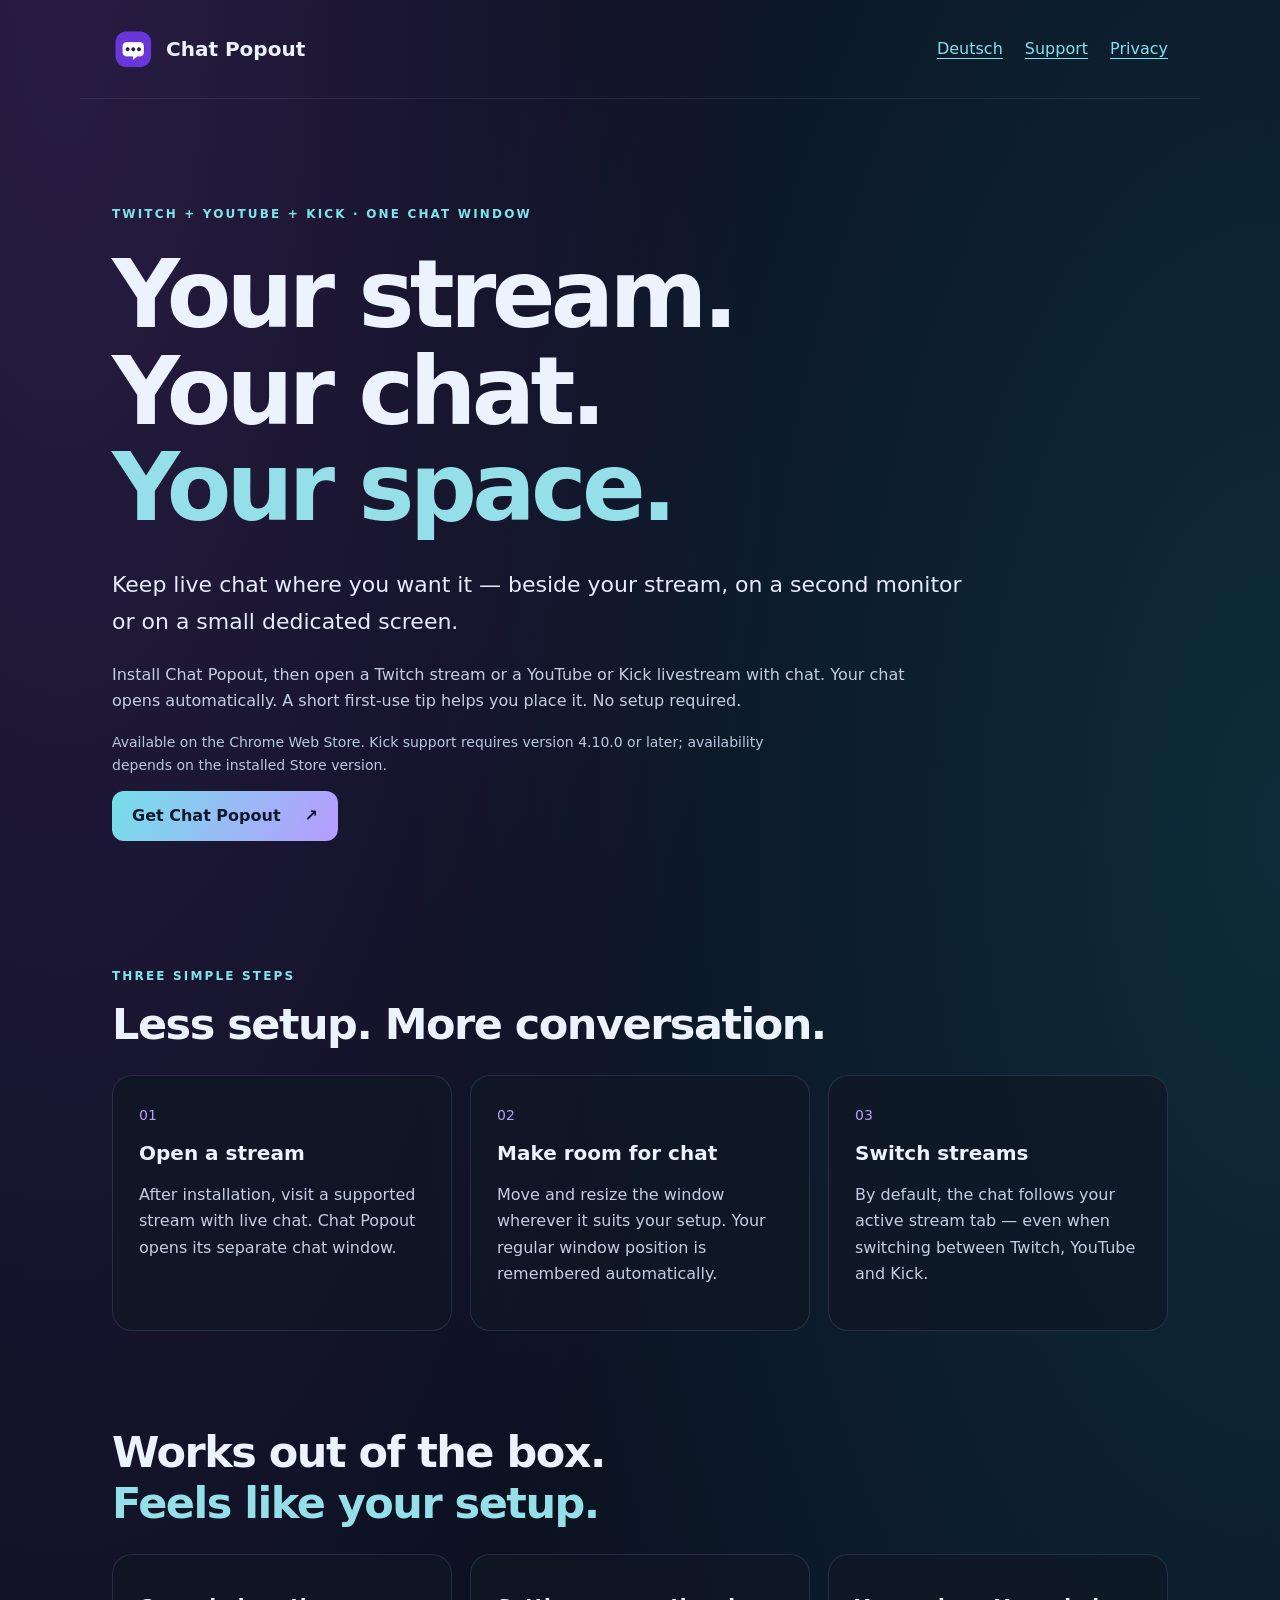
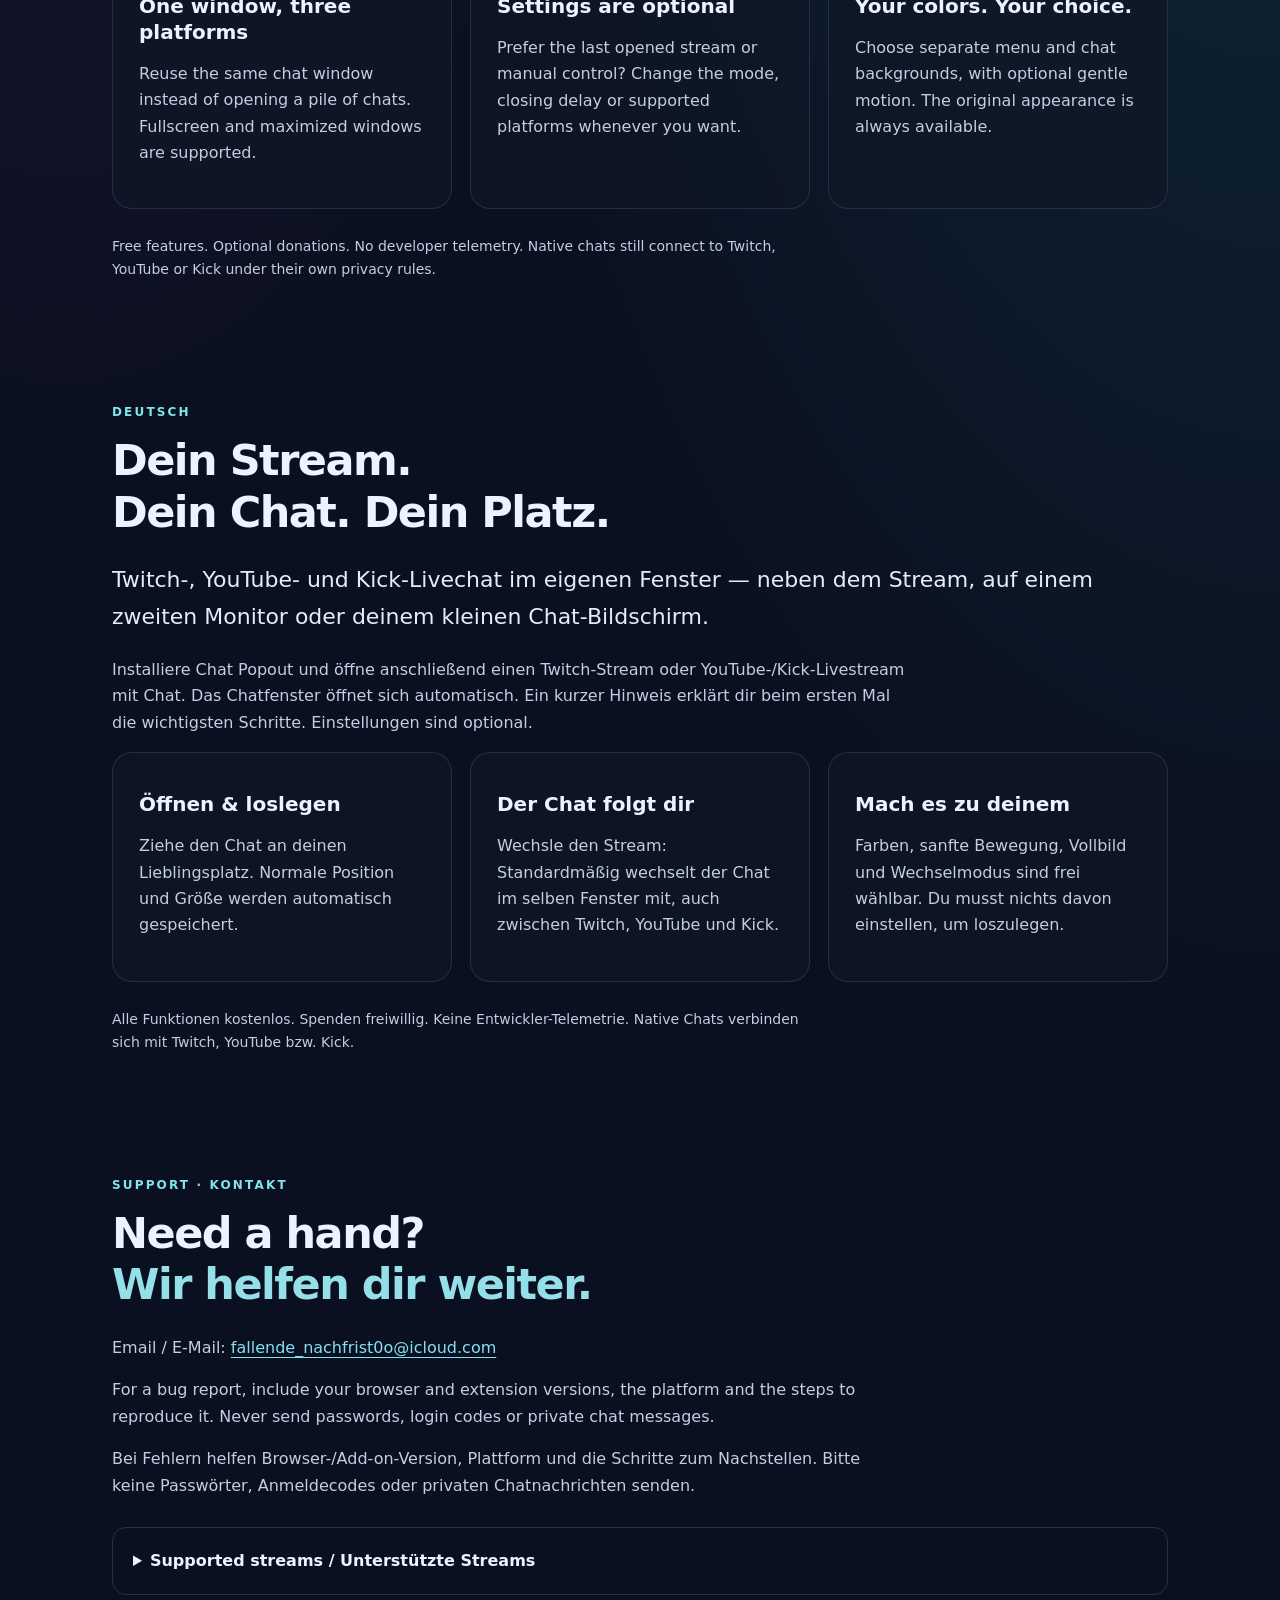
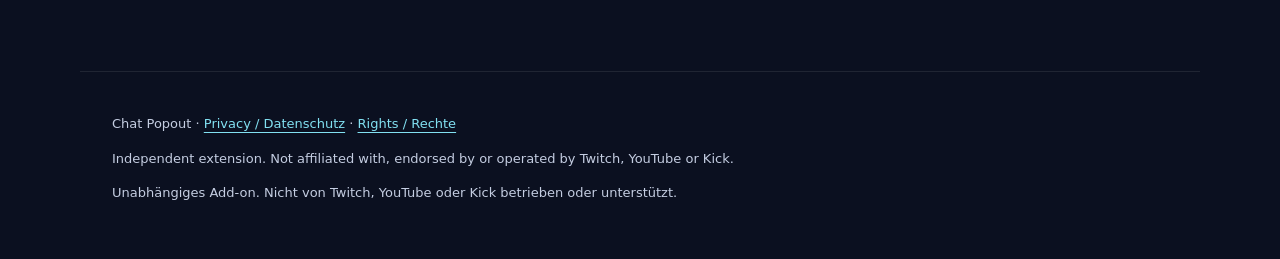
<file: index.html>
<!doctype html>
<html lang="en">
<head><meta charset="utf-8"><meta name="viewport" content="width=device-width,initial-scale=1"><meta name="robots" content="noindex, nofollow"><meta name="description" content="Chat Popout puts Twitch, YouTube and Kick live chat in its own window. Open a stream, place your chat and enjoy automatic switching. Settings are optional."><title>Chat Popout — Twitch, YouTube &amp; Kick live chat, your way</title><link rel="icon" href="icon.png"><link rel="stylesheet" href="style.css"><link rel="canonical" href="https://chris11225.github.io/chat-popout-site/"></head>
<body><header><a class="brand" href="./"><img src="icon.png" width="42" height="42" alt="">Chat Popout</a><nav aria-label="Navigation"><a href="#de" lang="de">Deutsch</a><a href="#support">Support</a><a href="privacy.html">Privacy</a></nav></header>
<main><section class="hero"><p class="eyebrow">TWITCH + YOUTUBE + KICK · ONE CHAT WINDOW</p><h1>Your stream.<br>Your chat.<br><span>Your space.</span></h1><p class="lead">Keep live chat where you want it — beside your stream, on a second monitor or on a small dedicated screen.</p><p>Install Chat Popout, then open a Twitch stream or a YouTube or Kick livestream with chat. Your chat opens automatically. A short first-use tip helps you place it. No setup required.</p><p class="status">Available on the Chrome Web Store. Kick support requires version 4.10.0 or later; availability depends on the installed Store version.</p><a class="button" href="https://chromewebstore.google.com/detail/chat-popout/ilijocfckndlkbclbnnnoojmghkeadgc" rel="noreferrer">Get Chat Popout <span aria-hidden="true">↗</span></a></section>
<section id="how"><p class="eyebrow">THREE SIMPLE STEPS</p><h2>Less setup. More conversation.</h2><div class="grid"><article><span class="number">01</span><h3>Open a stream</h3><p>After installation, visit a supported stream with live chat. Chat Popout opens its separate chat window.</p></article><article><span class="number">02</span><h3>Make room for chat</h3><p>Move and resize the window wherever it suits your setup. Your regular window position is remembered automatically.</p></article><article><span class="number">03</span><h3>Switch streams</h3><p>By default, the chat follows your active stream tab — even when switching between Twitch, YouTube and Kick.</p></article></div></section>
<section><h2>Works out of the box.<br><span>Feels like your setup.</span></h2><div class="grid"><article><h3>One window, three platforms</h3><p>Reuse the same chat window instead of opening a pile of chats. Fullscreen and maximized windows are supported.</p></article><article><h3>Settings are optional</h3><p>Prefer the last opened stream or manual control? Change the mode, closing delay or supported platforms whenever you want.</p></article><article><h3>Your colors. Your choice.</h3><p>Choose separate menu and chat backgrounds, with optional gentle motion. The original appearance is always available.</p></article></div><p class="note">Free features. Optional donations. No developer telemetry. Native chats still connect to Twitch, YouTube or Kick under their own privacy rules.</p></section>
<section id="de" lang="de"><p class="eyebrow">DEUTSCH</p><h2>Dein Stream.<br>Dein Chat. Dein Platz.</h2><p class="lead">Twitch-, YouTube- und Kick-Livechat im eigenen Fenster — neben dem Stream, auf einem zweiten Monitor oder deinem kleinen Chat-Bildschirm.</p><p>Installiere Chat Popout und öffne anschließend einen Twitch-Stream oder YouTube-/Kick-Livestream mit Chat. Das Chatfenster öffnet sich automatisch. Ein kurzer Hinweis erklärt dir beim ersten Mal die wichtigsten Schritte. Einstellungen sind optional.</p><div class="grid"><article><h3>Öffnen &amp; loslegen</h3><p>Ziehe den Chat an deinen Lieblingsplatz. Normale Position und Größe werden automatisch gespeichert.</p></article><article><h3>Der Chat folgt dir</h3><p>Wechsle den Stream: Standardmäßig wechselt der Chat im selben Fenster mit, auch zwischen Twitch, YouTube und Kick.</p></article><article><h3>Mach es zu deinem</h3><p>Farben, sanfte Bewegung, Vollbild und Wechselmodus sind frei wählbar. Du musst nichts davon einstellen, um loszulegen.</p></article></div><p class="note">Alle Funktionen kostenlos. Spenden freiwillig. Keine Entwickler-Telemetrie. Native Chats verbinden sich mit Twitch, YouTube bzw. Kick.</p></section>
<section id="support"><p class="eyebrow">SUPPORT · KONTAKT</p><h2>Need a hand?<br><span>Wir helfen dir weiter.</span></h2><p>Email / E-Mail: <a href="mailto:fallende_nachfrist0o@icloud.com">fallende_nachfrist0o@icloud.com</a></p><p>For a bug report, include your browser and extension versions, the platform and the steps to reproduce it. Never send passwords, login codes or private chat messages.</p><p lang="de">Bei Fehlern helfen Browser-/Add-on-Version, Plattform und die Schritte zum Nachstellen. Bitte keine Passwörter, Anmeldecodes oder privaten Chatnachrichten senden.</p><details><summary>Supported streams / Unterstützte Streams</summary><p>Kick: ongoing desktop livestreams with available chat; no offline channels, clips or recordings.</p><p>YouTube: ongoing desktop livestreams with available live chat. Regular videos, replays, upcoming broadcasts and embedded players are not supported. Platform sign-in and chat restrictions still apply. This is not an always-on-top tool.</p><p lang="de">Kick: laufende Desktop-Livestreams mit verfügbarem Chat; keine Offline-Kanäle, Clips oder Aufzeichnungen. Kick-Unterstützung ab Version 4.10.0; bitte die installierte Store-Version beachten.</p><p lang="de">YouTube: laufende Desktop-Livestreams mit verfügbarem Livechat. Keine normalen Videos, Wiederholungen, angekündigten Streams oder eingebetteten Player. Plattform-Anmeldung und Chatbeschränkungen gelten weiterhin. Keine Immer-im-Vordergrund-Funktion.</p></details></section></main>
<footer><p>Chat Popout · <a href="privacy.html">Privacy / Datenschutz</a> · <a href="RIGHTS.txt">Rights / Rechte</a></p><p>Independent extension. Not affiliated with, endorsed by or operated by Twitch, YouTube or Kick.</p><p lang="de">Unabhängiges Add-on. Nicht von Twitch, YouTube oder Kick betrieben oder unterstützt.</p></footer></body></html>
</file>
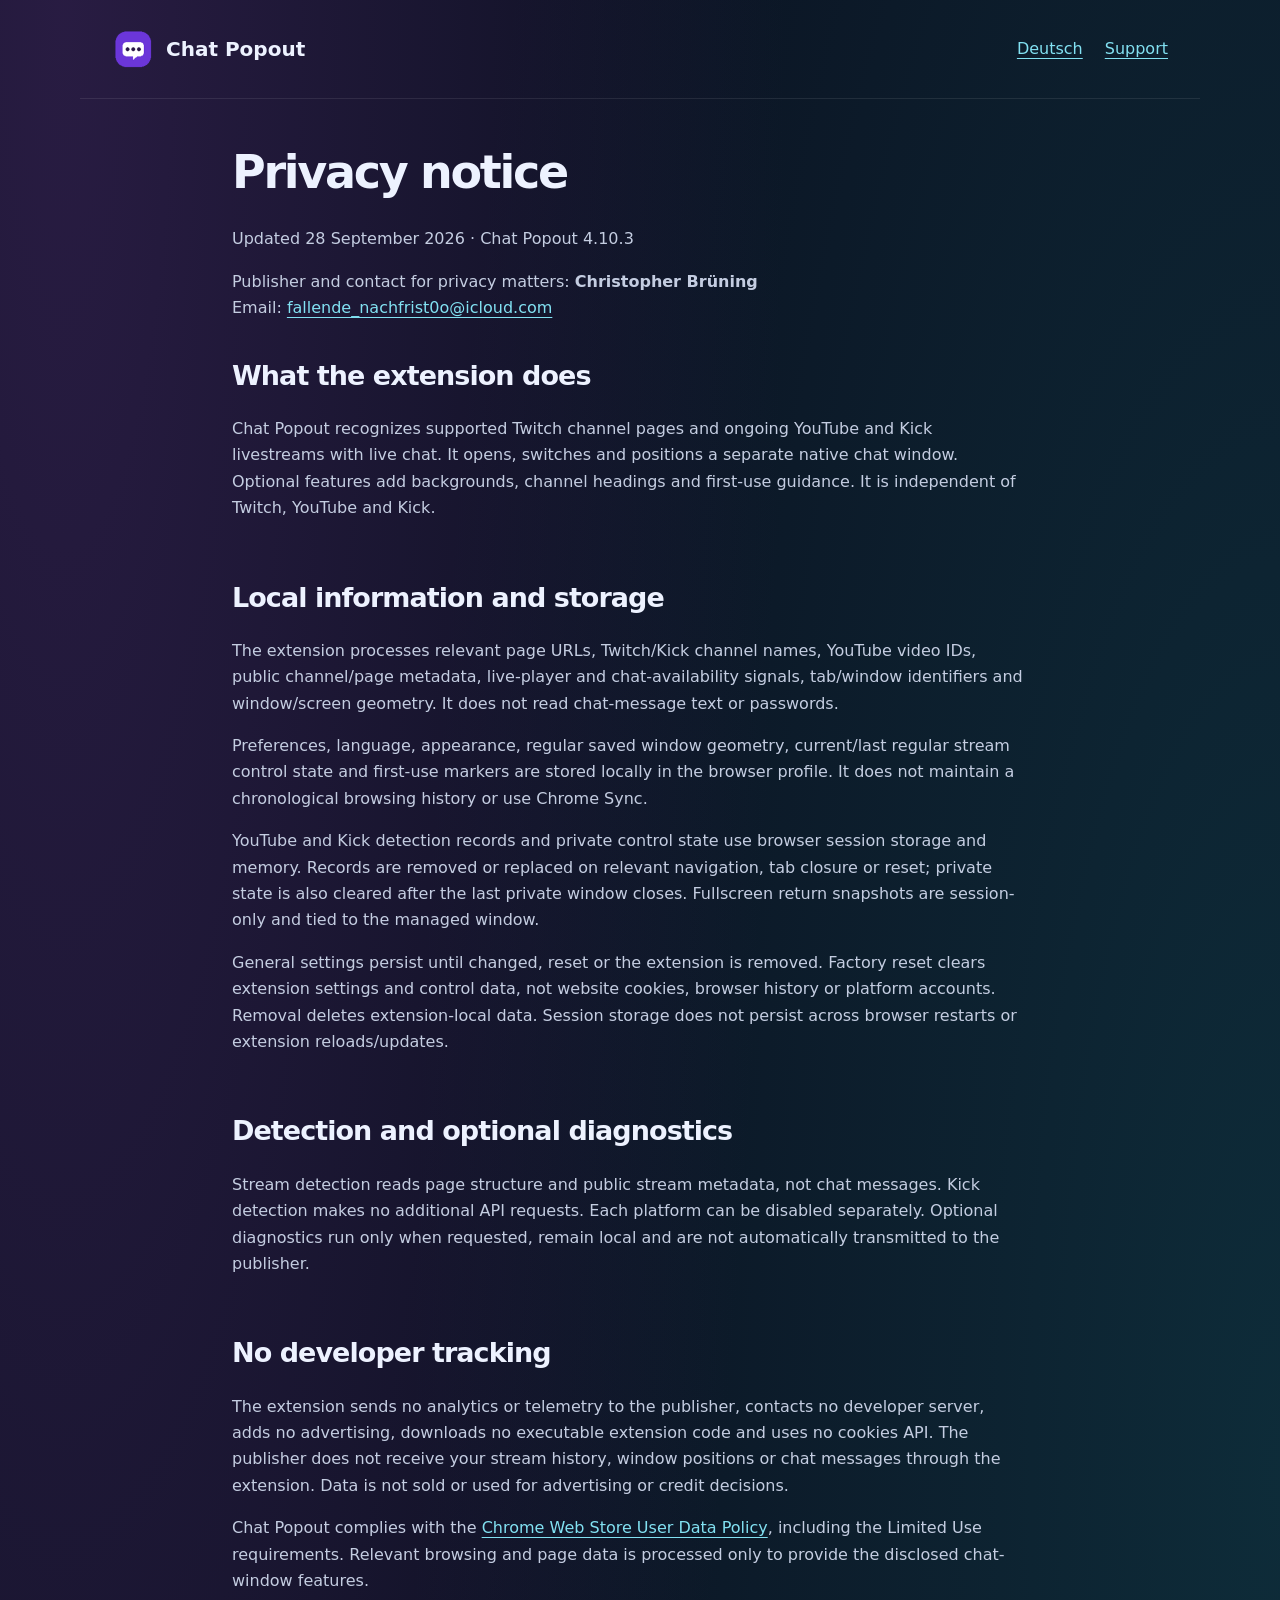
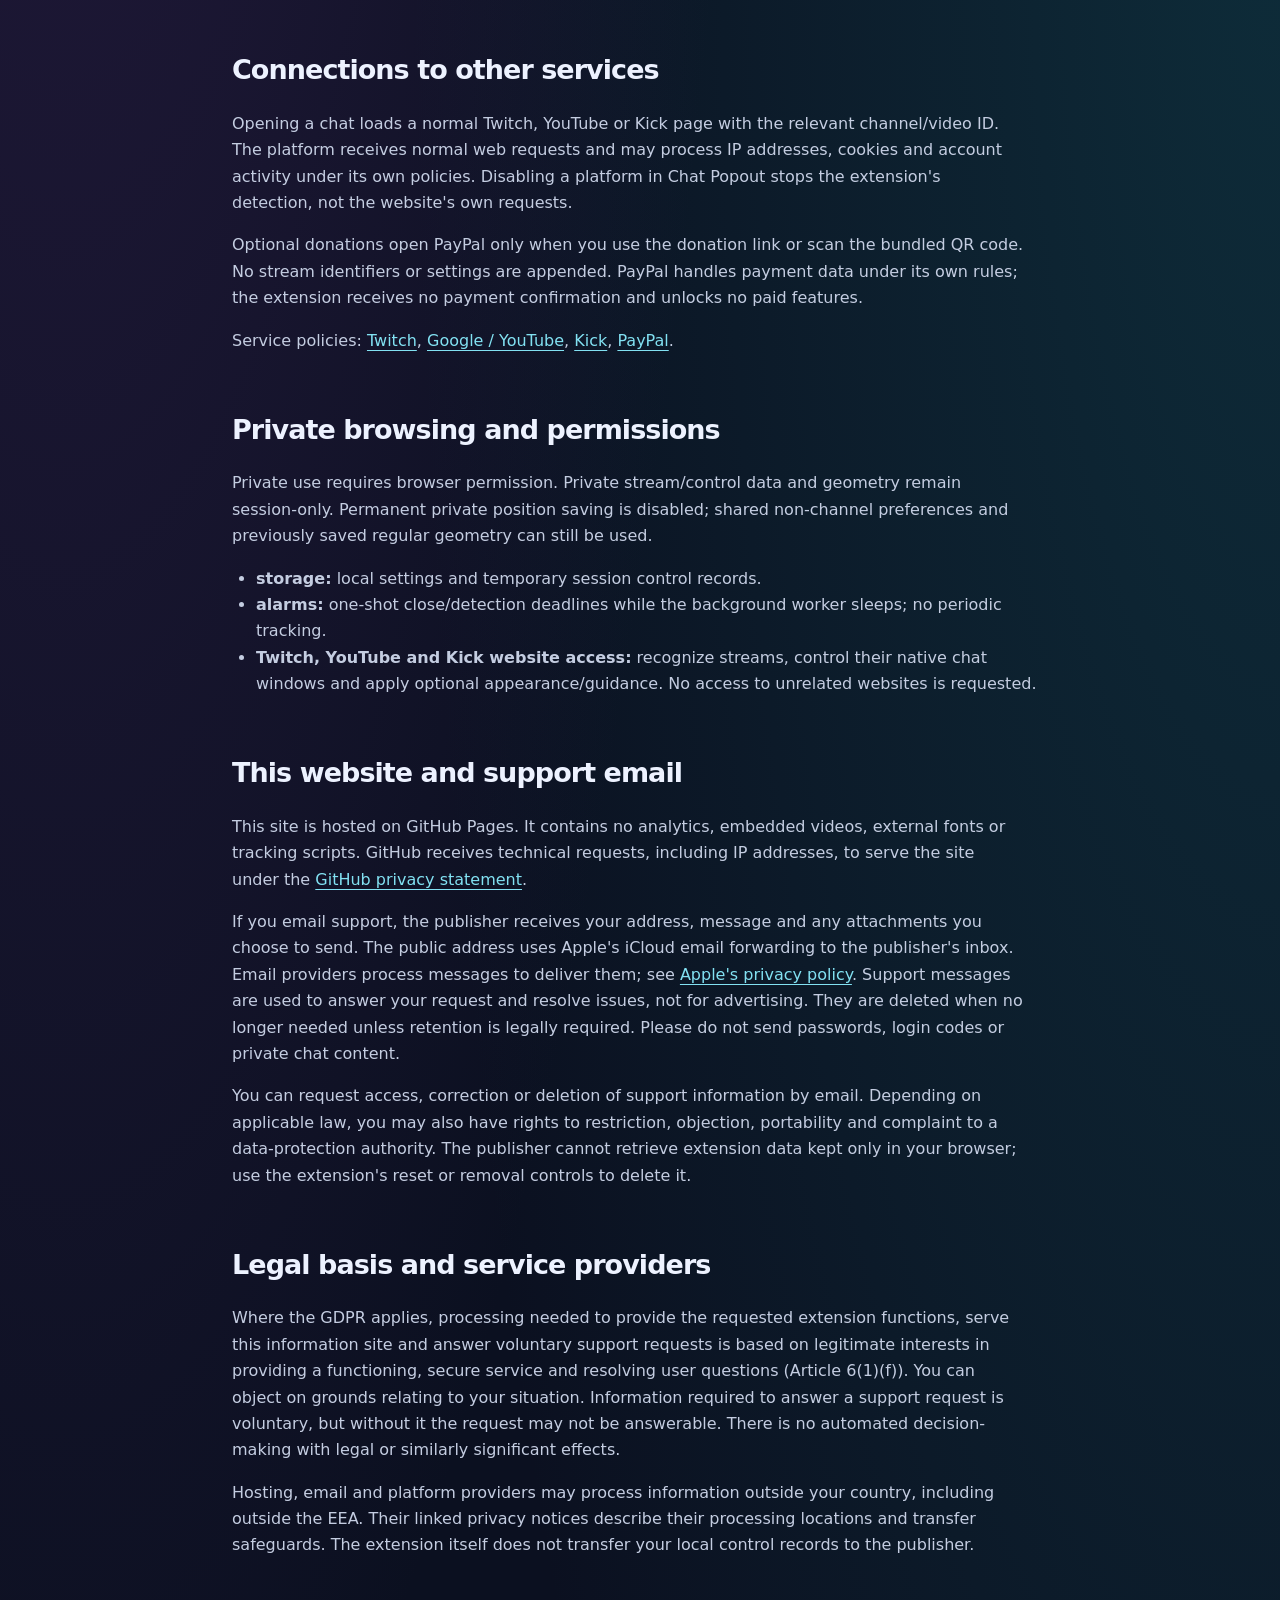
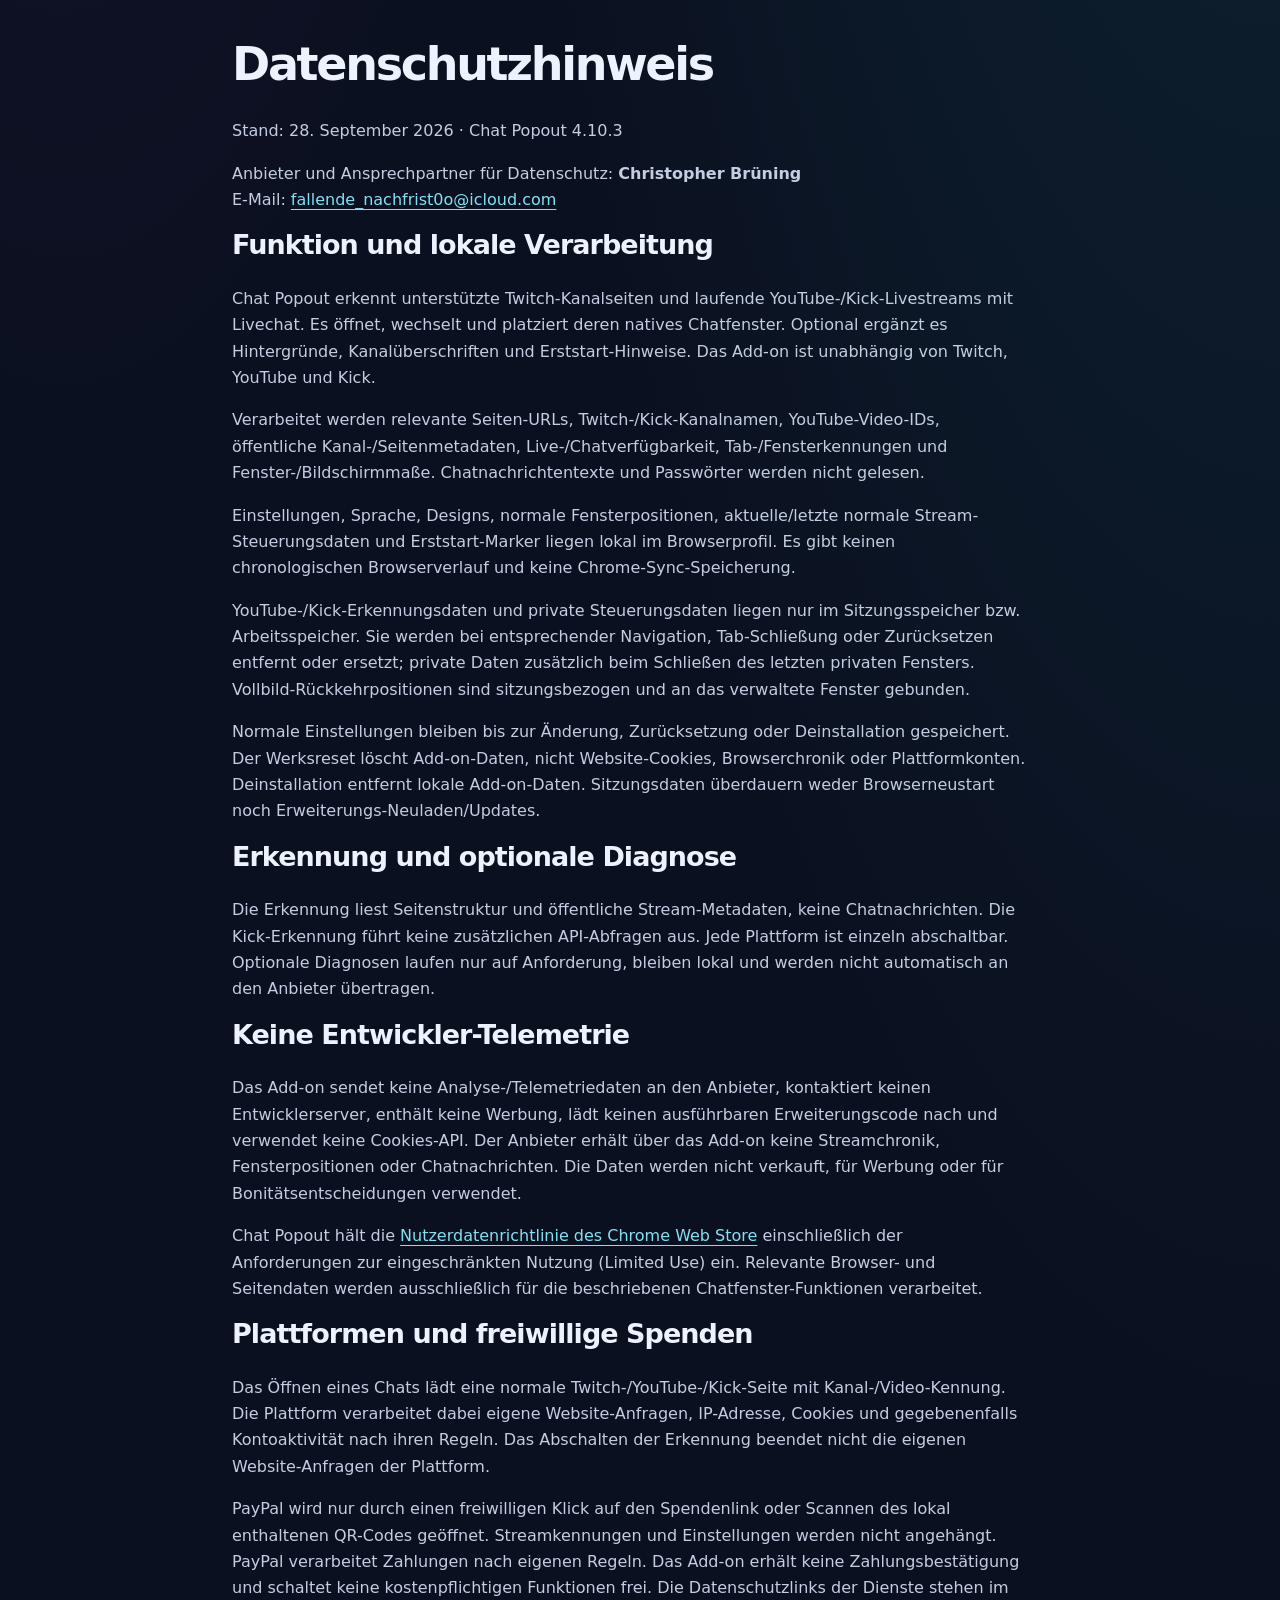
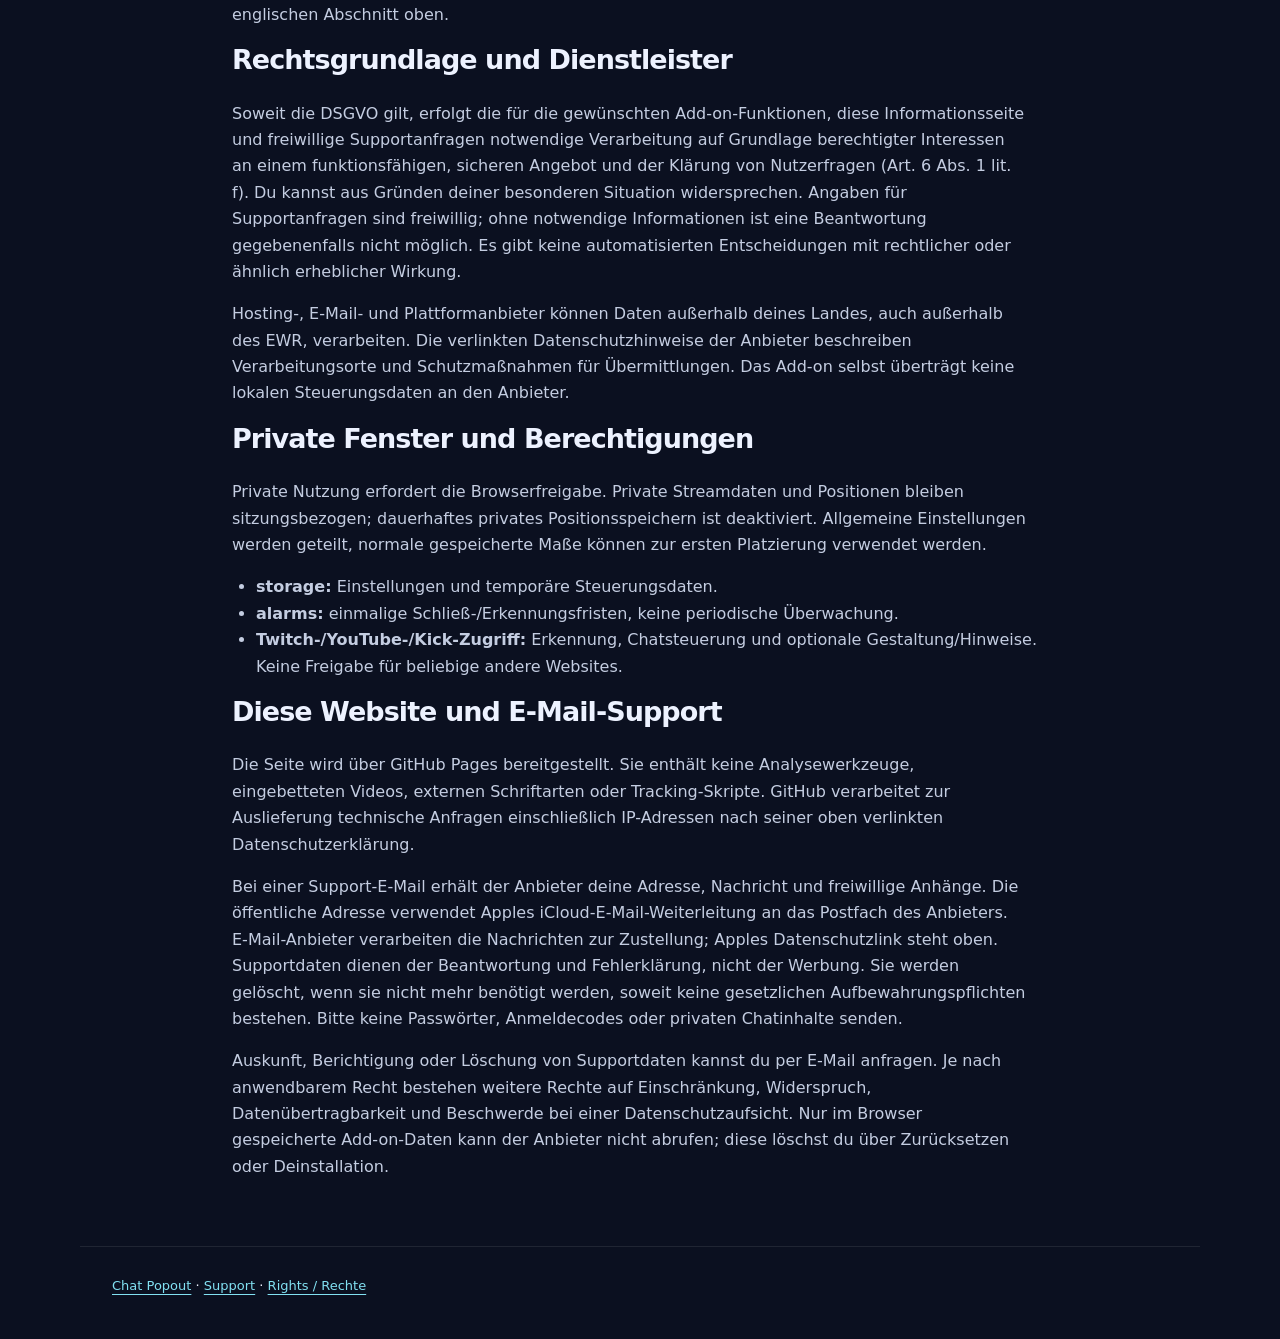
<file: privacy.html>
<!doctype html><html lang="en"><head><meta charset="utf-8"><meta name="viewport" content="width=device-width,initial-scale=1"><meta name="robots" content="noindex, nofollow"><title>Chat Popout — Privacy / Datenschutz</title><meta name="description" content="Privacy information for the Chat Popout browser extension and its support website, in English and German."><link rel="icon" href="icon.png"><link rel="stylesheet" href="style.css"></head><body>
<header><a class="brand" href="./"><img src="icon.png" width="42" height="42" alt="">Chat Popout</a><nav aria-label="Navigation"><a href="#de" lang="de">Deutsch</a><a href="./#support">Support</a></nav></header><main class="policy">
<h1>Privacy notice</h1><p>Updated 28 September 2026 · Chat Popout 4.10.3</p><p>Publisher and contact for privacy matters: <strong>Christopher Brüning</strong><br>Email: <a href="mailto:fallende_nachfrist0o@icloud.com">fallende_nachfrist0o@icloud.com</a></p>
<section><h2>What the extension does</h2><p>Chat Popout recognizes supported Twitch channel pages and ongoing YouTube and Kick livestreams with live chat. It opens, switches and positions a separate native chat window. Optional features add backgrounds, channel headings and first-use guidance. It is independent of Twitch, YouTube and Kick.</p></section>
<section><h2>Local information and storage</h2><p>The extension processes relevant page URLs, Twitch/Kick channel names, YouTube video IDs, public channel/page metadata, live-player and chat-availability signals, tab/window identifiers and window/screen geometry. It does not read chat-message text or passwords.</p><p>Preferences, language, appearance, regular saved window geometry, current/last regular stream control state and first-use markers are stored locally in the browser profile. It does not maintain a chronological browsing history or use Chrome Sync.</p><p>YouTube and Kick detection records and private control state use browser session storage and memory. Records are removed or replaced on relevant navigation, tab closure or reset; private state is also cleared after the last private window closes. Fullscreen return snapshots are session-only and tied to the managed window.</p><p>General settings persist until changed, reset or the extension is removed. Factory reset clears extension settings and control data, not website cookies, browser history or platform accounts. Removal deletes extension-local data. Session storage does not persist across browser restarts or extension reloads/updates.</p></section>
<section><h2>Detection and optional diagnostics</h2><p>Stream detection reads page structure and public stream metadata, not chat messages. Kick detection makes no additional API requests. Each platform can be disabled separately. Optional diagnostics run only when requested, remain local and are not automatically transmitted to the publisher.</p></section>
<section><h2>No developer tracking</h2><p>The extension sends no analytics or telemetry to the publisher, contacts no developer server, adds no advertising, downloads no executable extension code and uses no cookies API. The publisher does not receive your stream history, window positions or chat messages through the extension. Data is not sold or used for advertising or credit decisions.</p><p>Chat Popout complies with the <a href="https://developer.chrome.com/docs/webstore/program-policies/user-data" rel="noreferrer">Chrome Web Store User Data Policy</a>, including the Limited Use requirements. Relevant browsing and page data is processed only to provide the disclosed chat-window features.</p></section>
<section><h2>Connections to other services</h2><p>Opening a chat loads a normal Twitch, YouTube or Kick page with the relevant channel/video ID. The platform receives normal web requests and may process IP addresses, cookies and account activity under its own policies. Disabling a platform in Chat Popout stops the extension's detection, not the website's own requests.</p><p>Optional donations open PayPal only when you use the donation link or scan the bundled QR code. No stream identifiers or settings are appended. PayPal handles payment data under its own rules; the extension receives no payment confirmation and unlocks no paid features.</p><p>Service policies: <a href="https://www.twitch.tv/p/en/legal/privacy-notice/" rel="noreferrer">Twitch</a>, <a href="https://policies.google.com/privacy" rel="noreferrer">Google / YouTube</a>, <a href="https://kick.com/privacy-policy" rel="noreferrer">Kick</a>, <a href="https://www.paypal.com/webapps/mpp/ua/privacy-full" rel="noreferrer">PayPal</a>.</p></section>
<section><h2>Private browsing and permissions</h2><p>Private use requires browser permission. Private stream/control data and geometry remain session-only. Permanent private position saving is disabled; shared non-channel preferences and previously saved regular geometry can still be used.</p><ul><li><strong>storage:</strong> local settings and temporary session control records.</li><li><strong>alarms:</strong> one-shot close/detection deadlines while the background worker sleeps; no periodic tracking.</li><li><strong>Twitch, YouTube and Kick website access:</strong> recognize streams, control their native chat windows and apply optional appearance/guidance. No access to unrelated websites is requested.</li></ul></section>
<section><h2>This website and support email</h2><p>This site is hosted on GitHub Pages. It contains no analytics, embedded videos, external fonts or tracking scripts. GitHub receives technical requests, including IP addresses, to serve the site under the <a href="https://docs.github.com/en/site-policy/privacy-policies/github-general-privacy-statement" rel="noreferrer">GitHub privacy statement</a>.</p><p>If you email support, the publisher receives your address, message and any attachments you choose to send. The public address uses Apple's iCloud email forwarding to the publisher's inbox. Email providers process messages to deliver them; see <a href="https://www.apple.com/legal/privacy/" rel="noreferrer">Apple's privacy policy</a>. Support messages are used to answer your request and resolve issues, not for advertising. They are deleted when no longer needed unless retention is legally required. Please do not send passwords, login codes or private chat content.</p><p>You can request access, correction or deletion of support information by email. Depending on applicable law, you may also have rights to restriction, objection, portability and complaint to a data-protection authority. The publisher cannot retrieve extension data kept only in your browser; use the extension's reset or removal controls to delete it.</p></section>
<section><h2>Legal basis and service providers</h2><p>Where the GDPR applies, processing needed to provide the requested extension functions, serve this information site and answer voluntary support requests is based on legitimate interests in providing a functioning, secure service and resolving user questions (Article 6(1)(f)). You can object on grounds relating to your situation. Information required to answer a support request is voluntary, but without it the request may not be answerable. There is no automated decision-making with legal or similarly significant effects.</p><p>Hosting, email and platform providers may process information outside your country, including outside the EEA. Their linked privacy notices describe their processing locations and transfer safeguards. The extension itself does not transfer your local control records to the publisher.</p></section>
<section id="de" lang="de"><h1>Datenschutzhinweis</h1><p>Stand: 28. September 2026 · Chat Popout 4.10.3</p><p>Anbieter und Ansprechpartner für Datenschutz: <strong>Christopher Brüning</strong><br>E-Mail: <a href="mailto:fallende_nachfrist0o@icloud.com">fallende_nachfrist0o@icloud.com</a></p>
<h2>Funktion und lokale Verarbeitung</h2><p>Chat Popout erkennt unterstützte Twitch-Kanalseiten und laufende YouTube-/Kick-Livestreams mit Livechat. Es öffnet, wechselt und platziert deren natives Chatfenster. Optional ergänzt es Hintergründe, Kanalüberschriften und Erststart-Hinweise. Das Add-on ist unabhängig von Twitch, YouTube und Kick.</p><p>Verarbeitet werden relevante Seiten-URLs, Twitch-/Kick-Kanalnamen, YouTube-Video-IDs, öffentliche Kanal-/Seitenmetadaten, Live-/Chatverfügbarkeit, Tab-/Fensterkennungen und Fenster-/Bildschirmmaße. Chatnachrichtentexte und Passwörter werden nicht gelesen.</p><p>Einstellungen, Sprache, Designs, normale Fensterpositionen, aktuelle/letzte normale Stream-Steuerungsdaten und Erststart-Marker liegen lokal im Browserprofil. Es gibt keinen chronologischen Browserverlauf und keine Chrome-Sync-Speicherung.</p><p>YouTube-/Kick-Erkennungsdaten und private Steuerungsdaten liegen nur im Sitzungsspeicher bzw. Arbeitsspeicher. Sie werden bei entsprechender Navigation, Tab-Schließung oder Zurücksetzen entfernt oder ersetzt; private Daten zusätzlich beim Schließen des letzten privaten Fensters. Vollbild-Rückkehrpositionen sind sitzungsbezogen und an das verwaltete Fenster gebunden.</p><p>Normale Einstellungen bleiben bis zur Änderung, Zurücksetzung oder Deinstallation gespeichert. Der Werksreset löscht Add-on-Daten, nicht Website-Cookies, Browserchronik oder Plattformkonten. Deinstallation entfernt lokale Add-on-Daten. Sitzungsdaten überdauern weder Browserneustart noch Erweiterungs-Neuladen/Updates.</p>
<h2>Erkennung und optionale Diagnose</h2><p>Die Erkennung liest Seitenstruktur und öffentliche Stream-Metadaten, keine Chatnachrichten. Die Kick-Erkennung führt keine zusätzlichen API-Abfragen aus. Jede Plattform ist einzeln abschaltbar. Optionale Diagnosen laufen nur auf Anforderung, bleiben lokal und werden nicht automatisch an den Anbieter übertragen.</p>
<h2>Keine Entwickler-Telemetrie</h2><p>Das Add-on sendet keine Analyse-/Telemetriedaten an den Anbieter, kontaktiert keinen Entwicklerserver, enthält keine Werbung, lädt keinen ausführbaren Erweiterungscode nach und verwendet keine Cookies-API. Der Anbieter erhält über das Add-on keine Streamchronik, Fensterpositionen oder Chatnachrichten. Die Daten werden nicht verkauft, für Werbung oder für Bonitätsentscheidungen verwendet.</p><p>Chat Popout hält die <a href="https://developer.chrome.com/docs/webstore/program-policies/user-data" rel="noreferrer">Nutzerdatenrichtlinie des Chrome Web Store</a> einschließlich der Anforderungen zur eingeschränkten Nutzung (Limited Use) ein. Relevante Browser- und Seitendaten werden ausschließlich für die beschriebenen Chatfenster-Funktionen verarbeitet.</p>
<h2>Plattformen und freiwillige Spenden</h2><p>Das Öffnen eines Chats lädt eine normale Twitch-/YouTube-/Kick-Seite mit Kanal-/Video-Kennung. Die Plattform verarbeitet dabei eigene Website-Anfragen, IP-Adresse, Cookies und gegebenenfalls Kontoaktivität nach ihren Regeln. Das Abschalten der Erkennung beendet nicht die eigenen Website-Anfragen der Plattform.</p><p>PayPal wird nur durch einen freiwilligen Klick auf den Spendenlink oder Scannen des lokal enthaltenen QR-Codes geöffnet. Streamkennungen und Einstellungen werden nicht angehängt. PayPal verarbeitet Zahlungen nach eigenen Regeln. Das Add-on erhält keine Zahlungsbestätigung und schaltet keine kostenpflichtigen Funktionen frei. Die Datenschutzlinks der Dienste stehen im englischen Abschnitt oben.</p>
<h2>Rechtsgrundlage und Dienstleister</h2><p>Soweit die DSGVO gilt, erfolgt die für die gewünschten Add-on-Funktionen, diese Informationsseite und freiwillige Supportanfragen notwendige Verarbeitung auf Grundlage berechtigter Interessen an einem funktionsfähigen, sicheren Angebot und der Klärung von Nutzerfragen (Art. 6 Abs. 1 lit. f). Du kannst aus Gründen deiner besonderen Situation widersprechen. Angaben für Supportanfragen sind freiwillig; ohne notwendige Informationen ist eine Beantwortung gegebenenfalls nicht möglich. Es gibt keine automatisierten Entscheidungen mit rechtlicher oder ähnlich erheblicher Wirkung.</p><p>Hosting-, E-Mail- und Plattformanbieter können Daten außerhalb deines Landes, auch außerhalb des EWR, verarbeiten. Die verlinkten Datenschutzhinweise der Anbieter beschreiben Verarbeitungsorte und Schutzmaßnahmen für Übermittlungen. Das Add-on selbst überträgt keine lokalen Steuerungsdaten an den Anbieter.</p>
<h2>Private Fenster und Berechtigungen</h2><p>Private Nutzung erfordert die Browserfreigabe. Private Streamdaten und Positionen bleiben sitzungsbezogen; dauerhaftes privates Positionsspeichern ist deaktiviert. Allgemeine Einstellungen werden geteilt, normale gespeicherte Maße können zur ersten Platzierung verwendet werden.</p><ul><li><strong>storage:</strong> Einstellungen und temporäre Steuerungsdaten.</li><li><strong>alarms:</strong> einmalige Schließ-/Erkennungsfristen, keine periodische Überwachung.</li><li><strong>Twitch-/YouTube-/Kick-Zugriff:</strong> Erkennung, Chatsteuerung und optionale Gestaltung/Hinweise. Keine Freigabe für beliebige andere Websites.</li></ul>
<h2>Diese Website und E-Mail-Support</h2><p>Die Seite wird über GitHub Pages bereitgestellt. Sie enthält keine Analysewerkzeuge, eingebetteten Videos, externen Schriftarten oder Tracking-Skripte. GitHub verarbeitet zur Auslieferung technische Anfragen einschließlich IP-Adressen nach seiner oben verlinkten Datenschutzerklärung.</p><p>Bei einer Support-E-Mail erhält der Anbieter deine Adresse, Nachricht und freiwillige Anhänge. Die öffentliche Adresse verwendet Apples iCloud-E-Mail-Weiterleitung an das Postfach des Anbieters. E-Mail-Anbieter verarbeiten die Nachrichten zur Zustellung; Apples Datenschutzlink steht oben. Supportdaten dienen der Beantwortung und Fehlerklärung, nicht der Werbung. Sie werden gelöscht, wenn sie nicht mehr benötigt werden, soweit keine gesetzlichen Aufbewahrungspflichten bestehen. Bitte keine Passwörter, Anmeldecodes oder privaten Chatinhalte senden.</p><p>Auskunft, Berichtigung oder Löschung von Supportdaten kannst du per E-Mail anfragen. Je nach anwendbarem Recht bestehen weitere Rechte auf Einschränkung, Widerspruch, Datenübertragbarkeit und Beschwerde bei einer Datenschutzaufsicht. Nur im Browser gespeicherte Add-on-Daten kann der Anbieter nicht abrufen; diese löschst du über Zurücksetzen oder Deinstallation.</p></section>
</main><footer><a href="./">Chat Popout</a> · <a href="./#support">Support</a> · <a href="RIGHTS.txt">Rights / Rechte</a></footer></body></html>
</file>
<file: style.css>
:root{color-scheme:dark;font-family:system-ui,-apple-system,BlinkMacSystemFont,"Segoe UI",sans-serif;color:#edf2ff;background:#0b1020;line-height:1.65;scroll-behavior:smooth}*{box-sizing:border-box}body{margin:0;background:radial-gradient(ellipse at 5% 0%,#42266088,transparent 42%),radial-gradient(ellipse at 100% 24%,#12565f66,transparent 48%),#0b1020}header,main,footer{max-width:1120px;margin:auto;padding:28px 32px}header{display:flex;align-items:center;justify-content:space-between;gap:24px;border-bottom:1px solid #ffffff16}.brand{display:flex;align-items:center;gap:12px;color:inherit;font-size:20px;font-weight:750;text-decoration:none}.brand img{border-radius:12px}nav{display:flex;gap:22px;flex-wrap:wrap}a{color:#82e1f2;text-underline-offset:4px}a:hover{color:#d9b4ff}a:focus-visible,summary:focus-visible{outline:3px solid #b887ff;outline-offset:6px}section{padding:48px 0;scroll-margin-top:24px}.hero{max-width:850px;padding:66px 0}.eyebrow{font-size:12px;letter-spacing:.18em;font-weight:750;color:#80e5ea}h1{font-size:clamp(50px,8vw,94px);line-height:1.03;letter-spacing:-.05em;margin:22px 0 30px}h1 span,h2 span{color:#94dfe8}h2{font-size:clamp(28px,4vw,43px);line-height:1.2;letter-spacing:-.035em;margin:0 0 24px}h3{font-size:20px;line-height:1.3;margin:12px 0}p{max-width:78ch;color:#c4cde1}.lead{font-size:22px;color:#e6ebfb}.status{color:#b8c7e0;font-size:14px}.button{display:inline-flex;gap:24px;padding:12px 20px;border-radius:12px;background:linear-gradient(115deg,#75dfe9,#b79bff);color:#10182c;font-weight:750;text-decoration:none}.button:hover{color:#10182c;filter:brightness(1.08)}.grid{display:grid;grid-template-columns:repeat(3,1fr);gap:18px}article{padding:26px;border:1px solid #9ea4e92a;border-radius:20px;background:#101725bd}.number{font-size:14px;color:#b99bf6}.note{font-size:14px;margin-top:26px}details{padding:20px;border:1px solid #ffffff22;border-radius:14px;margin-top:28px}summary{cursor:pointer;font-weight:650}footer{font-size:13px;border-top:1px solid #ffffff16;padding-bottom:42px}.policy{max-width:880px}.policy section{padding:22px 0}.policy h1{font-size:46px}.policy h2{font-size:27px}.policy h3{font-size:20px}.policy ul{padding-left:24px;color:#c4cde1}#support a{overflow-wrap:anywhere}@media(max-width:700px){header,main,footer{padding-left:22px;padding-right:22px}header{align-items:flex-start;flex-direction:column;gap:14px}.grid{grid-template-columns:1fr}.hero{padding-top:42px}section{padding:34px 0}.lead{font-size:19px}.policy h1{font-size:36px}nav{gap:18px}}@media(prefers-reduced-motion:reduce){:root{scroll-behavior:auto}}
</file>
